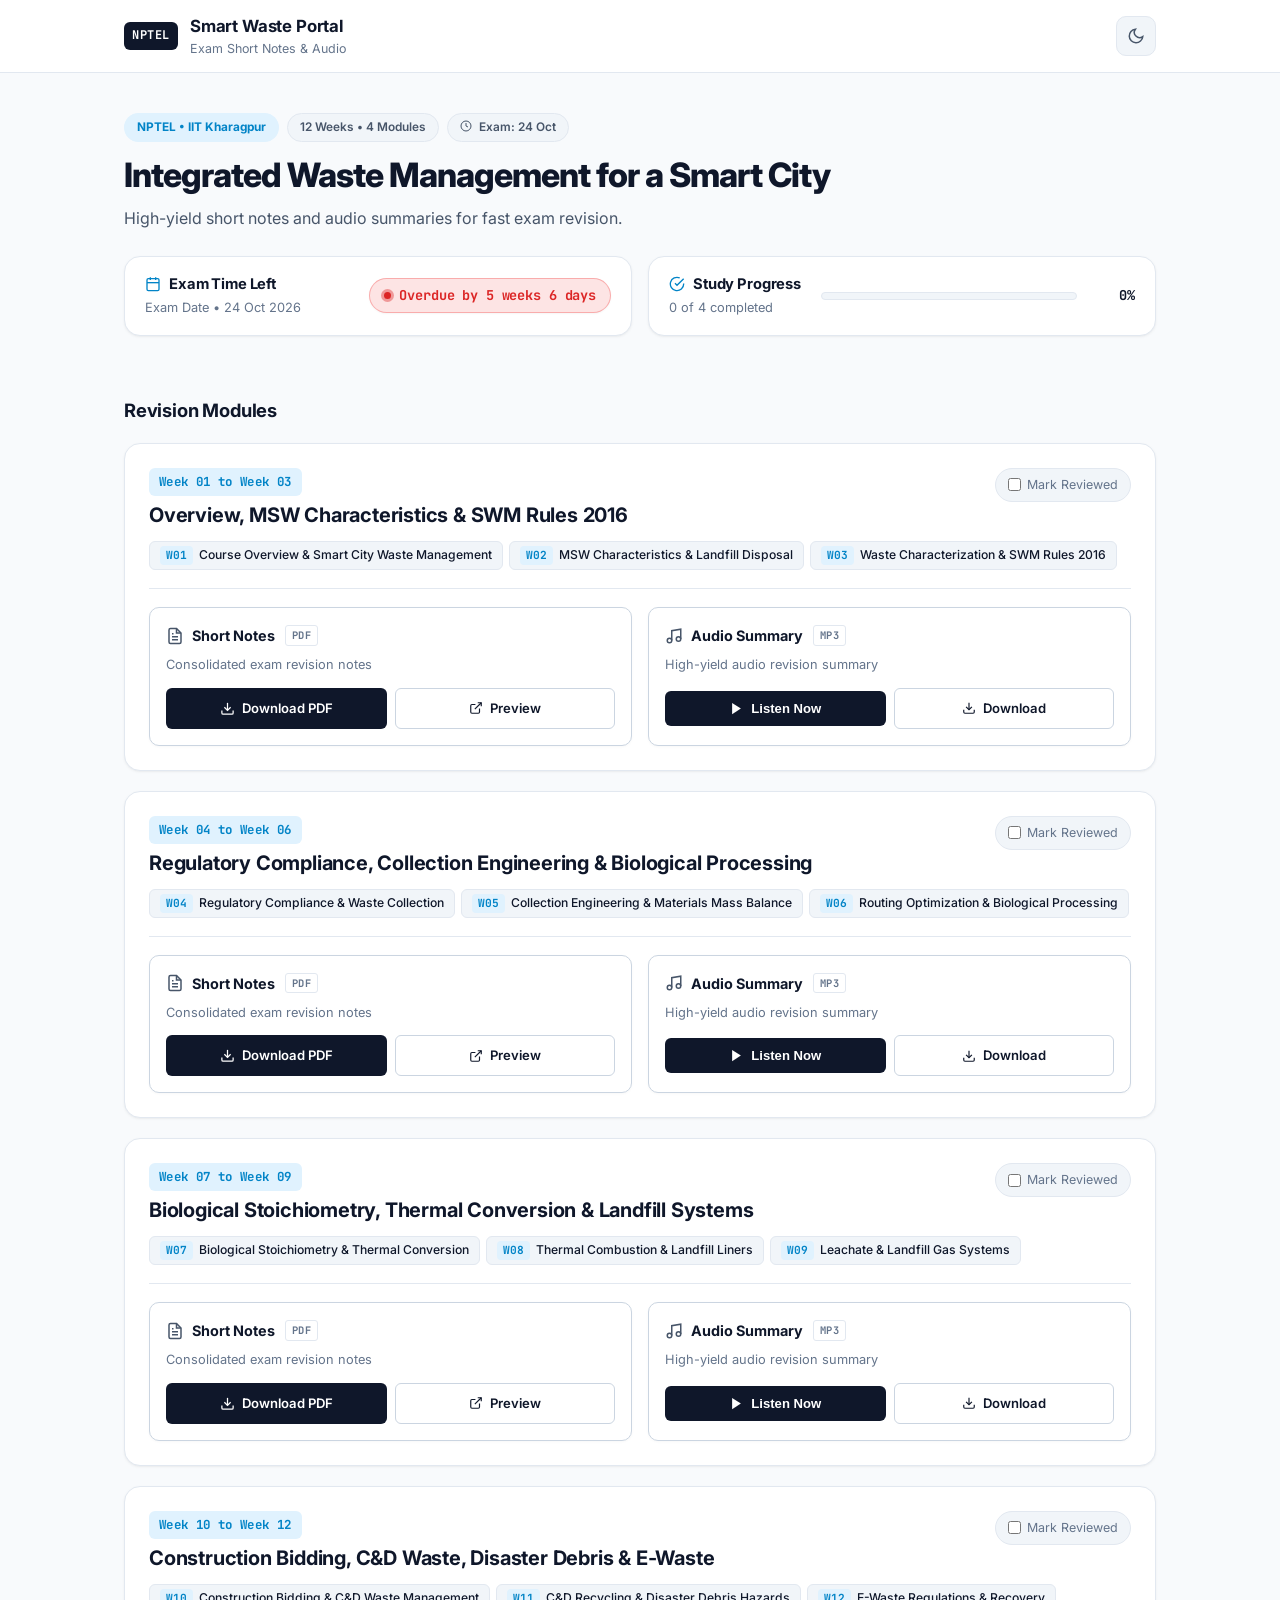
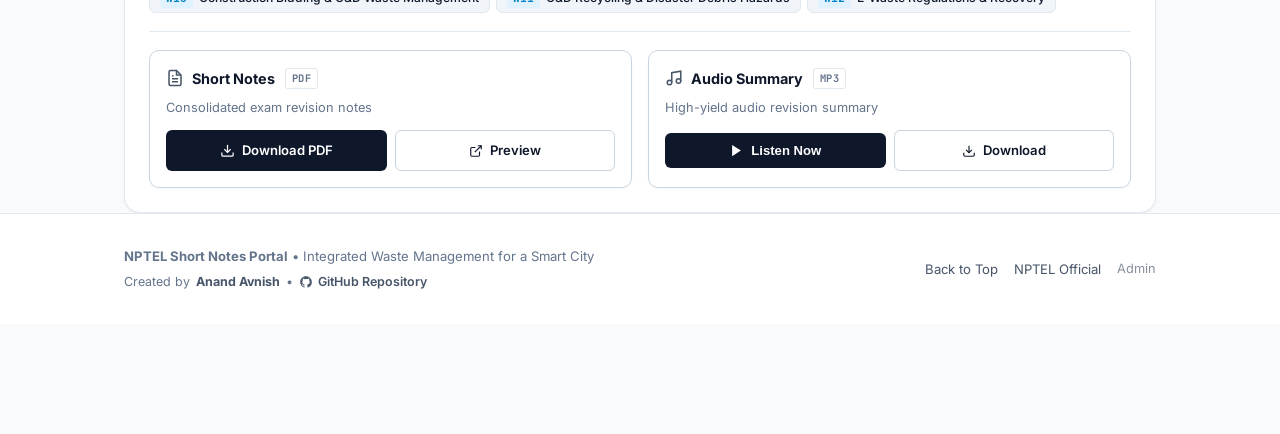
<file: index.html>
<!DOCTYPE html>
<html lang="en" data-theme="light">
<head>
  <meta charset="UTF-8">
  <meta name="viewport" content="width=device-width, initial-scale=1.0">
  <title>Integrated Waste Management for a Smart City | NPTEL Short Notes & Audio</title>
  <meta name="description" content="NPTEL Course revision portal with downloadable PDF short notes and high-yield audio summaries for Integrated Waste Management for a Smart City (Weeks 01 to 12).">
  
  <!-- Modern Clean Typography -->
  <link rel="preconnect" href="https://fonts.googleapis.com">
  <link rel="preconnect" href="https://fonts.gstatic.com" crossorigin>
  <link href="https://fonts.googleapis.com/css2?family=Inter:wght@400;500;600;700;800&family=JetBrains+Mono:wght@400;500;600;700&display=swap" rel="stylesheet">
  
  <!-- Application Stylesheet -->
  <link rel="stylesheet" href="css/style.css?v=2.5">
  <link rel="icon" href="data:image/svg+xml,<svg xmlns='http://www.w3.org/2000/svg' viewBox='0 0 100 100'><text y='.9em' font-size='90'>♻️</text></svg>">
</head>
<body>

  <!-- Site Header -->
  <header class="site-header">
    <div class="container header-inner">
      <a href="#" class="brand-wrapper">
        <span class="brand-badge">NPTEL</span>
        <div class="brand-text">
          <h1 class="brand-title">Smart Waste Portal</h1>
          <p class="brand-subtitle">Exam Short Notes & Audio</p>
        </div>
      </a>

      <div class="header-actions">
        <!-- Theme Toggle -->
        <button id="theme-toggle-btn" class="btn-icon" aria-label="Toggle Dark/Light Mode" title="Toggle Theme">
          <svg id="theme-icon-dark" width="18" height="18" viewBox="0 0 24 24" fill="none" stroke="currentColor" stroke-width="2">
            <path d="M21 12.79A9 9 0 1 1 11.21 3 7 7 0 0 0 21 12.79z"></path>
          </svg>
          <svg id="theme-icon-light" width="18" height="18" viewBox="0 0 24 24" fill="none" stroke="currentColor" stroke-width="2" style="display: none;">
            <circle cx="12" cy="12" r="5"></circle>
            <line x1="12" y1="12" x2="12" y2="3"></line>
            <line x1="12" y1="21" x2="12" y2="23"></line>
            <line x1="4.22" y1="4.22" x2="5.64" y2="5.64"></line>
            <line x1="18.36" y1="18.36" x2="19.78" y2="19.78"></line>
            <line x1="1" y1="12" x2="3" y2="12"></line>
            <line x1="21" y1="12" x2="23" y2="12"></line>
            <line x1="4.22" y1="19.78" x2="5.64" y2="18.36"></line>
            <line x1="18.36" y1="5.64" x2="19.78" y2="4.22"></line>
          </svg>
        </button>
      </div>
    </div>
  </header>

  <!-- Main Content Container -->
  <main class="container">
    <!-- Course Hero Section -->
    <section class="course-hero">
      <div class="course-meta-tags">
        <span class="pill-tag accent" id="course-code">NPTEL &bull; IIT Kharagpur</span>
        <span class="pill-tag">12 Weeks &bull; 4 Modules</span>
        <span class="pill-tag" id="exam-pill-tag">
          <svg width="12" height="12" viewBox="0 0 24 24" fill="none" stroke="currentColor" stroke-width="2" style="margin-right: 4px; vertical-align: -1px;">
            <circle cx="12" cy="12" r="10"></circle>
            <polyline points="12 6 12 12 16 14"></polyline>
          </svg>
          Exam: 24 Oct
        </span>
      </div>

      <h1 class="hero-title" id="course-title">Integrated Waste Management for a Smart City</h1>
      <p class="hero-description" id="course-description">
        High-yield short notes and audio summaries for fast exam revision.
      </p>

      <!-- Top Trackers Grid: Exam Countdown & Study Progress -->
      <div class="hero-trackers-grid">
        <!-- Exam Countdown Status Card -->
        <div class="study-tracker-card exam-tracker-card">
          <div class="tracker-info">
            <div class="tracker-header-title">
              <svg class="tracker-title-icon" width="16" height="16" viewBox="0 0 24 24" fill="none" stroke="currentColor" stroke-width="2">
                <rect x="3" y="4" width="18" height="18" rx="2" ry="2"></rect>
                <line x1="16" y1="2" x2="16" y2="6"></line>
                <line x1="8" y1="2" x2="8" y2="6"></line>
                <line x1="3" y1="10" x2="21" y2="10"></line>
              </svg>
              <h3>Exam Time Left</h3>
            </div>
            <p id="exam-date-label">Exam Date &bull; 24 Oct 2026</p>
          </div>
          <div class="countdown-badge-wrap">
            <div id="exam-countdown-badge" class="exam-time-badge" title="Target Exam: 24 October 2026">
              <span class="countdown-pulse-dot" aria-hidden="true"></span>
              <span id="exam-time-left" class="countdown-value">Calculating...</span>
            </div>
          </div>
        </div>

        <!-- Study Completion Tracker -->
        <div class="study-tracker-card">
          <div class="tracker-info">
            <div class="tracker-header-title">
              <svg class="tracker-title-icon" width="16" height="16" viewBox="0 0 24 24" fill="none" stroke="currentColor" stroke-width="2">
                <path d="M22 11.08V12a10 10 0 1 1-5.93-9.14"></path>
                <polyline points="22 4 12 14.01 9 11.01"></polyline>
              </svg>
              <h3>Study Progress</h3>
            </div>
            <p id="tracker-count">0 of 4 completed</p>
          </div>
          <div class="tracker-progress-wrap">
            <div class="progress-bar-track">
              <div id="tracker-fill" class="progress-bar-fill"></div>
            </div>
            <span id="tracker-percent" class="tracker-percent">0%</span>
          </div>
        </div>
      </div>
    </section>

    <!-- Modules Section -->
    <section>
      <div class="section-heading-bar">
        <h2 class="section-title">Revision Modules</h2>
      </div>

      <!-- Modules List dynamically rendered via app.js -->
      <div id="modules-container" class="modules-list">
        <!-- Rendered by js/app.js -->
      </div>
    </section>
  </main>

  <!-- Site Footer -->
  <footer class="site-footer">
    <div class="container footer-inner">
      <div class="footer-brand-col">
        <p><strong>NPTEL Short Notes Portal</strong> &bull; Integrated Waste Management for a Smart City</p>
        <p class="footer-author">
          Created by <a href="https://github.com/Anandavnish" target="_blank" rel="noopener noreferrer"><strong>Anand Avnish</strong></a> &bull;
          <a href="https://github.com/Anandavnish/nptel-smart-waste-portal" target="_blank" rel="noopener noreferrer" class="footer-repo-link">
            <svg width="14" height="14" viewBox="0 0 24 24" fill="currentColor">
              <path fill-rule="evenodd" clip-rule="evenodd" d="M12 2C6.477 2 2 6.484 2 12.017c0 4.425 2.865 8.18 6.839 9.504.5.092.682-.217.682-.483 0-.237-.008-.868-.013-1.703-2.782.605-3.369-1.343-3.369-1.343-.454-1.158-1.11-1.466-1.11-1.466-.908-.62.069-.608.069-.608 1.003.07 1.53 1.032 1.53 1.032.892 1.53 2.341 1.088 2.91.832.092-.647.35-1.088.636-1.338-2.22-.253-4.555-1.113-4.555-4.951 0-1.093.39-1.988 1.029-2.688-.103-.253-.446-1.272.098-2.65 0 0 .84-.27 2.75 1.026A9.564 9.564 0 0112 6.844c.85.004 1.705.115 2.504.337 1.909-1.296 2.747-1.027 2.747-1.027.546 1.379.202 2.398.1 2.651.64.7 1.028 1.595 1.028 2.688 0 3.848-2.339 4.695-4.566 4.943.359.309.678.92.678 1.855 0 1.338-.012 2.419-.012 2.747 0 .268.18.58.688.482A10.019 10.019 0 0022 12.017C22 6.484 17.522 2 12 2z"></path>
            </svg>
            <span>GitHub Repository</span>
          </a>
        </p>
      </div>
      <div class="footer-links">
        <a href="#course-title">Back to Top</a>
        <a href="https://nptel.ac.in/" target="_blank" rel="noopener noreferrer">NPTEL Official</a>
        <a href="admin.html" class="footer-admin-link" title="Course Maintainer Portal">Admin</a>
      </div>
    </div>
  </footer>

  <!-- Fixed Bottom Audio Player Bar -->
  <div id="audio-player-bar" class="audio-player-bar">
    <div class="audio-player-inner">
      <!-- Track Meta -->
      <div class="player-track-info">
        <div id="player-track-week" class="player-track-week">Week 01 to Week 03</div>
        <div id="player-track-title" class="player-track-title">Municipal Solid Waste Fundamentals</div>
      </div>

      <!-- Central Controls: Native HTML5 Audio -->
      <div id="player-html5-controls" class="player-center-controls">
        <div class="player-btn-row">
          <button id="player-play-btn" class="player-play-btn" onclick="togglePlayPause()" aria-label="Play/Pause">
            <svg id="player-play-icon" width="16" height="16" viewBox="0 0 24 24" fill="currentColor">
              <polygon points="5 3 19 12 5 21 5 3"></polygon>
            </svg>
            <svg id="player-pause-icon" width="16" height="16" viewBox="0 0 24 24" fill="currentColor" style="display: none;">
              <rect x="6" y="4" width="4" height="16"></rect>
              <rect x="14" y="4" width="4" height="16"></rect>
            </svg>
            <div id="player-loading-spinner" class="player-loading-spinner" style="display: none;"></div>
          </button>
        </div>

        <div class="player-scrub-row">
          <span id="player-time-current" class="player-time">00:00</span>
          <input type="range" id="player-scrub" class="player-scrub-slider" min="0" max="100" value="0" step="0.1">
          <span id="player-time-total" class="player-time">--:--</span>
        </div>
      </div>

      <!-- Embedded Drive Player Container (Seamless In-Browser Fallback) -->
      <div id="player-embed-container" class="player-embed-container" style="display: none;">
        <iframe id="player-embed-frame" class="player-embed-frame" src="" allow="autoplay" frameborder="0"></iframe>
      </div>

      <!-- Right Controls: Speed Selector, Drive Source & Dismiss -->
      <div class="player-right-controls">
        <div id="player-speed-group" class="speed-selector-group">
          <button class="speed-btn" data-speed="0.75" onclick="setPlaybackSpeed(0.75)">0.75x</button>
          <button class="speed-btn active" data-speed="1.0" onclick="setPlaybackSpeed(1.0)">1x</button>
          <button class="speed-btn" data-speed="1.25" onclick="setPlaybackSpeed(1.25)">1.25x</button>
          <button class="speed-btn" data-speed="1.5" onclick="setPlaybackSpeed(1.5)">1.5x</button>
          <button class="speed-btn" data-speed="2.0" onclick="setPlaybackSpeed(2.0)">2x</button>
        </div>

        <a id="player-drive-link" href="#" target="_blank" rel="noopener noreferrer" class="btn-player-link" title="Open source in Google Drive" style="display: none;">
          <svg width="14" height="14" viewBox="0 0 24 24" fill="none" stroke="currentColor" stroke-width="2">
            <path d="M18 13v6a2 2 0 0 1-2 2H5a2 2 0 0 1-2-2V8a2 2 0 0 1 2-2h6"></path>
            <polyline points="15 3 21 3 21 9"></polyline>
            <line x1="10" y1="14" x2="21" y2="3"></line>
          </svg>
          <span>Drive</span>
        </a>

        <button class="btn-close-player" onclick="closeAudioPlayer()" aria-label="Close Audio Player" title="Close player">
          <svg width="18" height="18" viewBox="0 0 24 24" fill="none" stroke="currentColor" stroke-width="2">
            <line x1="18" y1="6" x2="6" y2="18"></line>
            <line x1="6" y1="6" x2="18" y2="18"></line>
          </svg>
        </button>
      </div>
    </div>
  </div>

  <!-- Scripts with Cache-Busting -->
  <script src="data/default-content.js?v=2.6"></script>
  <script src="js/app.js?v=2.6"></script>
</body>
</html>
</file>
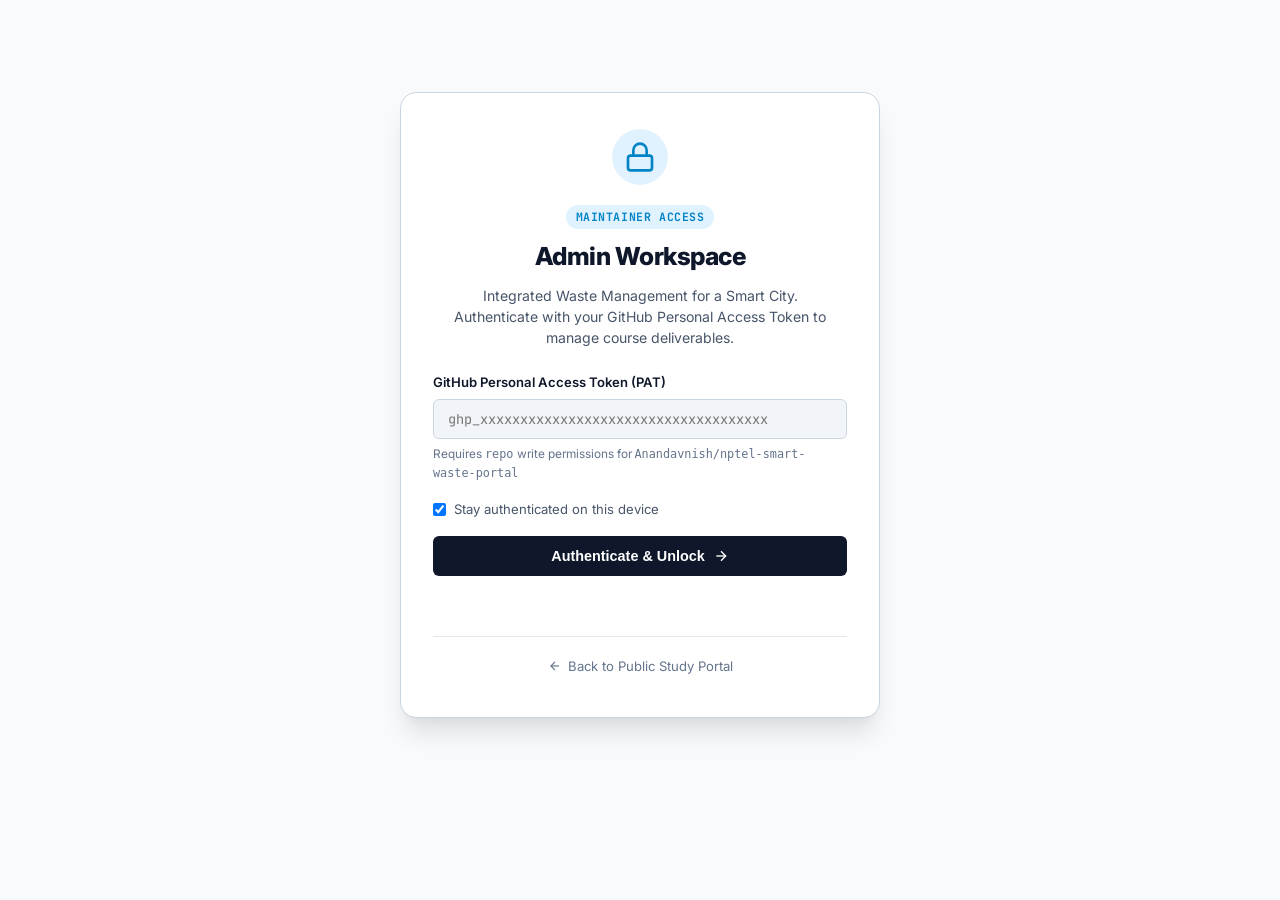
<file: admin.html>
<!DOCTYPE html>
<html lang="en" data-theme="light">
<head>
  <meta charset="UTF-8">
  <meta name="viewport" content="width=device-width, initial-scale=1.0">
  <title>Admin Workspace | NPTEL Smart Waste Portal</title>
  <meta name="robots" content="noindex, nofollow">
  
  <!-- Modern Clean Typography -->
  <link rel="preconnect" href="https://fonts.googleapis.com">
  <link rel="preconnect" href="https://fonts.gstatic.com" crossorigin>
  <link href="https://fonts.googleapis.com/css2?family=Inter:wght@400;500;600;700;800&family=JetBrains+Mono:wght@400;500;600;700&display=swap" rel="stylesheet">
  
  <!-- Stylesheets -->
  <link rel="stylesheet" href="css/style.css?v=2.4">
  <link rel="icon" href="data:image/svg+xml,<svg xmlns='http://www.w3.org/2000/svg' viewBox='0 0 100 100'><text y='.9em' font-size='90'>🔐</text></svg>">
</head>
<body class="admin-page-body">

  <!-- ================= Screen 1: Secure Lock Screen ================= -->
  <div id="admin-lock-screen" class="admin-auth-container">
    <div class="admin-auth-card">
      <div class="auth-icon-wrap">
        <svg width="32" height="32" viewBox="0 0 24 24" fill="none" stroke="currentColor" stroke-width="2">
          <rect x="3" y="11" width="18" height="11" rx="2" ry="2"></rect>
          <path d="M7 11V7a5 5 0 0 1 10 0v4"></path>
        </svg>
      </div>

      <div class="auth-header">
        <span class="auth-pill">Maintainer Access</span>
        <h1 class="auth-title">Admin Workspace</h1>
        <p class="auth-desc">
          Integrated Waste Management for a Smart City.<br>
          Authenticate with your GitHub Personal Access Token to manage course deliverables.
        </p>
      </div>

      <form id="auth-form" onsubmit="handleAuthSubmit(event)" class="auth-form">
        <div class="auth-field">
          <label for="input-pat" class="auth-label">GitHub Personal Access Token (PAT)</label>
          <input 
            type="password" 
            id="input-pat" 
            class="auth-input" 
            placeholder="ghp_xxxxxxxxxxxxxxxxxxxxxxxxxxxxxxxxxxxx" 
            autocomplete="current-password"
            required
          >
          <span class="auth-hint">Requires <code>repo</code> write permissions for <code>Anandavnish/nptel-smart-waste-portal</code></span>
        </div>

        <div class="auth-remember-row">
          <label class="auth-checkbox-label">
            <input type="checkbox" id="auth-remember" checked>
            <span>Stay authenticated on this device</span>
          </label>
        </div>

        <button type="submit" id="btn-authenticate" class="btn-deliverable btn-primary-action auth-submit-btn">
          <span>Authenticate & Unlock</span>
          <svg width="16" height="16" viewBox="0 0 24 24" fill="none" stroke="currentColor" stroke-width="2">
            <line x1="5" y1="12" x2="19" y2="12"></line>
            <polyline points="12 5 19 12 12 19"></polyline>
          </svg>
        </button>

        <div id="auth-status-msg" class="auth-status-msg"></div>
      </form>

      <div class="auth-footer-nav">
        <a href="index.html" class="auth-back-link">
          <svg width="14" height="14" viewBox="0 0 24 24" fill="none" stroke="currentColor" stroke-width="2">
            <line x1="19" y1="12" x2="5" y2="12"></line>
            <polyline points="12 19 5 12 12 5"></polyline>
          </svg>
          Back to Public Study Portal
        </a>
      </div>
    </div>
  </div>

  <!-- ================= Screen 2: Unlocked Admin Dashboard ================= -->
  <div id="admin-dashboard-screen" class="admin-dashboard-wrap" style="display: none;">
    <!-- Top Nav Header -->
    <header class="admin-top-nav">
      <div class="container admin-nav-inner">
        <div class="admin-nav-brand">
          <span class="brand-badge">ADMIN</span>
          <div>
            <h2 class="admin-nav-title">Deliverables Manager</h2>
            <span class="admin-nav-subtitle">Anandavnish/nptel-smart-waste-portal &bull; main</span>
          </div>
        </div>

        <div class="admin-nav-actions">
          <a href="index.html" target="_blank" class="admin-nav-link" title="Open public student portal">
            <span>View Public Portal</span>
            <svg width="14" height="14" viewBox="0 0 24 24" fill="none" stroke="currentColor" stroke-width="2">
              <path d="M18 13v6a2 2 0 0 1-2 2H5a2 2 0 0 1-2-2V8a2 2 0 0 1 2-2h6"></path>
              <polyline points="15 3 21 3 21 9"></polyline>
              <line x1="10" y1="14" x2="21" y2="3"></line>
            </svg>
          </a>

          <button id="theme-toggle-admin-btn" class="btn-icon" aria-label="Toggle Theme" title="Toggle Theme" onclick="toggleAdminTheme()">
            <svg id="admin-theme-icon-dark" width="16" height="16" viewBox="0 0 24 24" fill="none" stroke="currentColor" stroke-width="2">
              <path d="M21 12.79A9 9 0 1 1 11.21 3 7 7 0 0 0 21 12.79z"></path>
            </svg>
            <svg id="admin-theme-icon-light" width="16" height="16" viewBox="0 0 24 24" fill="none" stroke="currentColor" stroke-width="2" style="display: none;">
              <circle cx="12" cy="12" r="5"></circle>
              <line x1="12" y1="1" x2="12" y2="3"></line>
              <line x1="12" y1="21" x2="12" y2="23"></line>
            </svg>
          </button>

          <button onclick="handleLogout()" class="btn-logout" title="Log out and lock workspace">
            <svg width="14" height="14" viewBox="0 0 24 24" fill="none" stroke="currentColor" stroke-width="2">
              <path d="M9 21H5a2 2 0 0 1-2-2V5a2 2 0 0 1 2-2h4"></path>
              <polyline points="16 17 21 12 16 7"></polyline>
              <line x1="21" y1="12" x2="9" y2="12"></line>
            </svg>
            <span>Log Out</span>
          </button>
        </div>
      </div>
    </header>

    <!-- Main Workspace Container -->
    <main class="container admin-main-content">
      <!-- Status & Stats Bar -->
      <section class="admin-stats-card">
        <div class="stats-overview">
          <div class="stat-item">
            <span class="stat-label">Total Modules</span>
            <span class="stat-val" id="stat-modules-count">4 Modules</span>
          </div>
          <div class="stat-item">
            <span class="stat-label">PDF Notes Status</span>
            <span class="stat-val ready" id="stat-pdf-ready">0 / 4 Ready</span>
          </div>
          <div class="stat-item">
            <span class="stat-label">Audio Summaries</span>
            <span class="stat-val" id="stat-audio-ready">0 / 4 Ready</span>
          </div>
          <div class="stat-item">
            <span class="stat-label">GitHub Integration</span>
            <span class="stat-val ready">Direct API &bull; Active</span>
          </div>
        </div>

        <div class="admin-quick-tip">
          <svg width="16" height="16" viewBox="0 0 24 24" fill="none" stroke="currentColor" stroke-width="2">
            <circle cx="12" cy="12" r="10"></circle>
            <line x1="12" y1="16" x2="12" y2="12"></line>
            <line x1="12" y1="8" x2="12.01" y2="8"></line>
          </svg>
          <span><strong>Quick Tip:</strong> Paste Google Drive shareable links below. File IDs and statuses are auto-detected. Click <strong>Test / Preview</strong> to check access before publishing.</span>
        </div>
      </section>

      <!-- Modules Editor List -->
      <section>
        <div class="admin-section-header">
          <h3 class="admin-section-title">Course Modules Deliverables</h3>
          <span class="admin-section-tag">Direct commit to <code>data/content.json</code></span>
        </div>

        <div id="admin-modules-container" class="admin-cards-list">
          <!-- Dynamically populated by js/admin-page.js -->
        </div>
      </section>
    </main>

    <!-- Sticky Bottom Publishing Bar -->
    <div class="admin-bottom-bar">
      <div class="container admin-bottom-inner">
        <div id="publish-status-msg" class="publish-status-msg"></div>

        <div class="admin-bottom-actions">
          <button type="button" onclick="exportBackupJson()" class="btn-deliverable btn-secondary-action">
            <svg width="15" height="15" viewBox="0 0 24 24" fill="none" stroke="currentColor" stroke-width="2">
              <path d="M21 15v4a2 2 0 0 1-2 2H5a2 2 0 0 1-2-2v-4"></path>
              <polyline points="7 10 12 15 17 10"></polyline>
              <line x1="12" y1="15" x2="12" y2="3"></line>
            </svg>
            Export Backup JSON
          </button>

          <button type="button" id="btn-save-publish" onclick="saveAndPublishToGitHub()" class="btn-deliverable btn-primary-action btn-publish">
            <svg width="15" height="15" viewBox="0 0 24 24" fill="none" stroke="currentColor" stroke-width="2">
              <polyline points="20 6 9 17 4 12"></polyline>
            </svg>
            Publish Changes to GitHub
          </button>
        </div>
      </div>
    </div>
  </div>

  <!-- Scripts -->
  <script src="data/default-content.js?v=2.6"></script>
  <script src="js/admin-page.js?v=2.6"></script>
</body>
</html>
</file>
<file: css/style.css>
/* ===================================================================
   NPTEL Academic Portal - Clean Minimalist Academic Design System
   Course: Integrated Waste Management for a Smart City
   =================================================================== */

:root {
  --font-sans: 'Inter', -apple-system, BlinkMacSystemFont, "Segoe UI", Roboto, sans-serif;
  --font-mono: 'JetBrains Mono', monospace;

  /* Light Theme (Clean Academic Slate) */
  --bg-primary: #F8FAFC;
  --bg-surface: #FFFFFF;
  --bg-surface-subtle: #F1F5F9;
  --bg-surface-elevated: #FFFFFF;
  --border-light: #E2E8F0;
  --border-medium: #CBD5E1;
  --border-strong: #94A3B8;

  --text-primary: #0F172A;
  --text-secondary: #475569;
  --text-muted: #64748B;
  --text-inverse: #FFFFFF;

  --accent-primary: #1E293B;
  --accent-hover: #334155;
  --accent-brand: #0284C7;
  --accent-brand-subtle: #E0F2FE;

  --status-ready-bg: #ECFDF5;
  --status-ready-text: #065F46;
  --status-ready-border: #A7F3D0;
  --status-ready-dot: #10B981;

  --status-progress-bg: #FEF3C7;
  --status-progress-text: #92400E;
  --status-progress-border: #FDE68A;
  --status-progress-dot: #F59E0B;

  --card-shadow: 0 1px 3px 0 rgba(0, 0, 0, 0.05), 0 1px 2px -1px rgba(0, 0, 0, 0.05);
  --card-shadow-hover: 0 10px 15px -3px rgba(0, 0, 0, 0.08), 0 4px 6px -4px rgba(0, 0, 0, 0.05);
  --modal-backdrop: rgba(15, 23, 42, 0.6);

  --radius-sm: 6px;
  --radius-md: 10px;
  --radius-lg: 16px;
  --radius-full: 9999px;

  --transition-fast: 150ms cubic-bezier(0.4, 0, 0.2, 1);
  --transition-normal: 250ms cubic-bezier(0.4, 0, 0.2, 1);
}

[data-theme="dark"] {
  --bg-primary: #090D16;
  --bg-surface: #111827;
  --bg-surface-subtle: #1E293B;
  --bg-surface-elevated: #162032;
  --border-light: #1F2937;
  --border-medium: #374151;
  --border-strong: #4B5563;

  --text-primary: #F9FAFB;
  --text-secondary: #9CA3AF;
  --text-muted: #6B7280;
  --text-inverse: #0F172A;

  --accent-primary: #F3F4F6;
  --accent-hover: #E5E7EB;
  --accent-brand: #38BDF8;
  --accent-brand-subtle: #0C4A6E;

  --status-ready-bg: rgba(6, 95, 70, 0.25);
  --status-ready-text: #6EE7B7;
  --status-ready-border: rgba(16, 185, 129, 0.3);
  --status-ready-dot: #34D399;

  --status-progress-bg: rgba(146, 64, 14, 0.25);
  --status-progress-text: #FCD34D;
  --status-progress-border: rgba(245, 158, 11, 0.3);
  --status-progress-dot: #FBBF24;

  --card-shadow: 0 4px 6px -1px rgba(0, 0, 0, 0.4);
  --card-shadow-hover: 0 20px 25px -5px rgba(0, 0, 0, 0.5);
  --modal-backdrop: rgba(0, 0, 0, 0.75);
}

*, *::before, *::after {
  box-sizing: border-box;
  margin: 0;
  padding: 0;
}

body {
  font-family: var(--font-sans);
  background-color: var(--bg-primary);
  color: var(--text-primary);
  line-height: 1.6;
  min-height: 100vh;
  display: flex;
  flex-direction: column;
  transition: background-color var(--transition-normal), color var(--transition-normal);
  padding-bottom: 110px; /* Space for bottom audio player */
}

/* ================= Container ================= */
.container {
  width: 100%;
  max-width: 1080px;
  margin: 0 auto;
  padding: 0 24px;
}

/* ================= Header ================= */
.site-header {
  background-color: var(--bg-surface);
  border-bottom: 1px solid var(--border-light);
  position: sticky;
  top: 0;
  z-index: 40;
  backdrop-filter: blur(8px);
}

.header-inner {
  display: flex;
  align-items: center;
  justify-content: space-between;
  height: 72px;
}

.brand-wrapper {
  display: flex;
  align-items: center;
  gap: 12px;
  text-decoration: none;
  color: inherit;
}

.brand-badge {
  background: var(--text-primary);
  color: var(--bg-surface);
  font-family: var(--font-mono);
  font-size: 0.75rem;
  font-weight: 700;
  padding: 4px 8px;
  border-radius: var(--radius-sm);
  letter-spacing: 0.05em;
}

.brand-title {
  font-size: 1.05rem;
  font-weight: 700;
  letter-spacing: -0.01em;
}

.brand-subtitle {
  font-size: 0.78rem;
  color: var(--text-muted);
}

.header-actions {
  display: flex;
  align-items: center;
  gap: 10px;
}

.btn-icon {
  background: var(--bg-surface-subtle);
  border: 1px solid var(--border-light);
  color: var(--text-secondary);
  width: 40px;
  height: 40px;
  border-radius: var(--radius-md);
  display: inline-flex;
  align-items: center;
  justify-content: center;
  cursor: pointer;
  transition: all var(--transition-fast);
}

.btn-icon:hover {
  background: var(--border-light);
  color: var(--text-primary);
}

.btn-admin {
  display: inline-flex;
  align-items: center;
  gap: 6px;
  font-size: 0.82rem;
  font-weight: 600;
  padding: 8px 14px;
  border-radius: var(--radius-md);
  border: 1px solid var(--border-medium);
  background: var(--bg-surface);
  color: var(--text-primary);
  cursor: pointer;
  transition: all var(--transition-fast);
}

.btn-admin:hover {
  background: var(--bg-surface-subtle);
  border-color: var(--text-secondary);
}

/* ================= Hero / Course Banner ================= */
.course-hero {
  padding: 40px 0 28px;
}

.course-meta-tags {
  display: flex;
  align-items: center;
  flex-wrap: wrap;
  gap: 8px;
  margin-bottom: 12px;
}

.pill-tag {
  font-family: var(--font-sans);
  font-size: 0.74rem;
  font-weight: 600;
  padding: 4px 12px;
  border-radius: var(--radius-full);
  background: var(--bg-surface-subtle);
  border: 1px solid var(--border-light);
  color: var(--text-secondary);
  white-space: nowrap;
}

.pill-tag.accent {
  background: var(--accent-brand-subtle);
  color: var(--accent-brand);
  border-color: transparent;
  font-weight: 700;
}

.hero-title {
  font-size: 2.1rem;
  font-weight: 800;
  letter-spacing: -0.03em;
  line-height: 1.25;
  margin-bottom: 10px;
}

.hero-description {
  font-size: 1rem;
  color: var(--text-secondary);
  max-width: 760px;
  margin-bottom: 24px;
}

/* ================= Hero Trackers Grid & Cards ================= */
.hero-trackers-grid {
  display: grid;
  grid-template-columns: repeat(2, 1fr);
  gap: 16px;
  margin-bottom: 32px;
}

.hero-trackers-grid .study-tracker-card {
  margin-bottom: 0;
  height: 100%;
}

.study-tracker-card {
  background: var(--bg-surface);
  border: 1px solid var(--border-light);
  border-radius: var(--radius-lg);
  padding: 16px 20px;
  box-shadow: var(--card-shadow);
  display: flex;
  align-items: center;
  justify-content: space-between;
  gap: 20px;
  margin-bottom: 32px;
  transition: transform var(--transition-fast), box-shadow var(--transition-fast), border-color var(--transition-fast);
}

.tracker-header-title {
  display: flex;
  align-items: center;
  gap: 8px;
  margin-bottom: 2px;
}

.tracker-title-icon {
  color: var(--accent-brand);
  flex-shrink: 0;
}

.tracker-info h3 {
  font-size: 0.92rem;
  font-weight: 700;
  letter-spacing: -0.01em;
}

.tracker-info p {
  font-size: 0.8rem;
  color: var(--text-muted);
}

.tracker-progress-wrap {
  display: flex;
  align-items: center;
  gap: 14px;
  flex: 1;
  max-width: 320px;
}

.progress-bar-track {
  width: 100%;
  height: 8px;
  background: var(--bg-surface-subtle);
  border-radius: var(--radius-full);
  overflow: hidden;
  border: 1px solid var(--border-light);
}

.progress-bar-fill {
  height: 100%;
  width: 0%;
  background: var(--text-primary);
  border-radius: var(--radius-full);
  transition: width 0.4s ease;
}

.tracker-percent {
  font-family: var(--font-mono);
  font-size: 0.85rem;
  font-weight: 700;
  min-width: 44px;
  text-align: right;
}

/* Exam Countdown Badge (Smart Formatted matching ProgressShelf) */
.countdown-badge-wrap {
  display: flex;
  align-items: center;
  justify-content: flex-end;
}

.exam-time-badge {
  display: inline-flex;
  align-items: center;
  gap: 8px;
  padding: 6px 14px;
  border-radius: var(--radius-full);
  font-family: var(--font-mono);
  font-size: 0.85rem;
  font-weight: 700;
  background: var(--accent-brand-subtle);
  border: 1px solid rgba(2, 132, 199, 0.25);
  color: var(--accent-brand);
  letter-spacing: -0.01em;
  box-shadow: 0 1px 2px rgba(0, 0, 0, 0.04);
  white-space: nowrap;
  transition: all var(--transition-fast);
}

[data-theme="dark"] .exam-time-badge {
  background: rgba(56, 189, 248, 0.12);
  border-color: rgba(56, 189, 248, 0.3);
  color: var(--accent-brand);
}

.countdown-pulse-dot {
  width: 7px;
  height: 7px;
  border-radius: 50%;
  background-color: currentColor;
  position: relative;
  flex-shrink: 0;
}

.countdown-pulse-dot::after {
  content: '';
  position: absolute;
  top: -3px;
  left: -3px;
  right: -3px;
  bottom: -3px;
  border-radius: 50%;
  background-color: currentColor;
  opacity: 0.4;
  animation: countdown-dot-pulse 2s cubic-bezier(0.4, 0, 0.6, 1) infinite;
}

@keyframes countdown-dot-pulse {
  0% { transform: scale(0.9); opacity: 0.7; }
  50% { transform: scale(1.8); opacity: 0; }
  100% { transform: scale(0.9); opacity: 0; }
}

/* Urgent state: < 48 hours remaining */
.exam-time-badge.urgent {
  background: var(--status-progress-bg);
  border-color: var(--status-progress-border);
  color: var(--status-progress-text);
}

/* Overdue state: Passed deadline */
.exam-time-badge.overdue {
  background: rgba(239, 68, 68, 0.14);
  border-color: rgba(239, 68, 68, 0.35);
  color: #DC2626;
  animation: deadline-overdue-pulse 1.8s ease-in-out infinite;
}

[data-theme="dark"] .exam-time-badge.overdue {
  color: #F87171;
  background: rgba(239, 68, 68, 0.2);
  border-color: rgba(239, 68, 68, 0.4);
}

@keyframes deadline-overdue-pulse {
  0%, 100% { opacity: 1; }
  50% { opacity: 0.65; }
}

/* ================= Modules Grid ================= */
.section-heading-bar {
  display: flex;
  align-items: center;
  justify-content: space-between;
  margin-bottom: 18px;
}

.section-title {
  font-size: 1.15rem;
  font-weight: 700;
  letter-spacing: -0.01em;
}

.modules-list {
  display: flex;
  flex-direction: column;
  gap: 20px;
}

/* ================= Module Card ================= */
.module-card {
  background: var(--bg-surface);
  border: 1px solid var(--border-light);
  border-radius: var(--radius-lg);
  padding: 24px;
  box-shadow: var(--card-shadow);
  transition: box-shadow var(--transition-normal), border-color var(--transition-normal);
}

.module-card:hover {
  border-color: var(--border-medium);
  box-shadow: var(--card-shadow-hover);
}

.module-card.completed {
  border-left: 4px solid var(--status-ready-dot);
}

.module-card-header {
  display: flex;
  align-items: flex-start;
  justify-content: space-between;
  gap: 16px;
  margin-bottom: 12px;
}

.module-week-badge {
  font-family: var(--font-mono);
  font-size: 0.78rem;
  font-weight: 700;
  letter-spacing: 0.03em;
  color: var(--accent-brand);
  background: var(--accent-brand-subtle);
  padding: 4px 10px;
  border-radius: var(--radius-sm);
  display: inline-block;
  margin-bottom: 6px;
}

.module-title {
  font-size: 1.25rem;
  font-weight: 700;
  letter-spacing: -0.01em;
  line-height: 1.35;
}

.completion-toggle {
  display: inline-flex;
  align-items: center;
  gap: 6px;
  font-size: 0.78rem;
  color: var(--text-muted);
  cursor: pointer;
  user-select: none;
  background: var(--bg-surface-subtle);
  padding: 6px 12px;
  border-radius: var(--radius-full);
  border: 1px solid var(--border-light);
  transition: all var(--transition-fast);
}

.completion-toggle:hover {
  color: var(--text-primary);
  border-color: var(--border-medium);
}

.completion-toggle input[type="checkbox"] {
  accent-color: var(--status-ready-dot);
  cursor: pointer;
}

/* Covered Topics Strip */
.module-topics-row {
  display: flex;
  flex-wrap: wrap;
  gap: 6px;
  margin: 10px 0 16px;
}

.topic-pill {
  display: inline-flex;
  align-items: center;
  gap: 6px;
  background: var(--bg-surface-subtle);
  border: 1px solid var(--border-light);
  border-radius: var(--radius-sm);
  padding: 4px 10px;
  font-size: 0.76rem;
  line-height: 1.35;
  color: var(--text-secondary);
  transition: all var(--transition-fast);
}

.topic-pill:hover {
  border-color: var(--border-medium);
  background: var(--bg-surface);
}

.topic-pill .pill-week {
  font-family: var(--font-mono);
  font-size: 0.7rem;
  font-weight: 700;
  color: var(--accent-brand);
  background: var(--accent-brand-subtle);
  padding: 2px 6px;
  border-radius: 4px;
  white-space: nowrap;
  flex-shrink: 0;
}

.topic-pill .pill-topic {
  font-weight: 500;
  color: var(--text-primary);
}

.deliverable-format-badge {
  font-family: var(--font-mono);
  font-size: 0.65rem;
  font-weight: 700;
  color: var(--text-muted);
  background: var(--bg-surface);
  border: 1px solid var(--border-light);
  padding: 1px 6px;
  border-radius: 3px;
  letter-spacing: 0.04em;
  margin-left: 2px;
}

/* Deliverables Section (PDF & Audio) */
.deliverables-grid {
  display: grid;
  grid-template-columns: 1fr 1fr;
  gap: 16px;
  margin-top: 18px;
  padding-top: 18px;
  border-top: 1px solid var(--border-light);
}

.deliverable-box {
  background: var(--bg-surface-subtle);
  border: 1px solid var(--border-light);
  border-radius: var(--radius-md);
  padding: 16px;
  display: flex;
  flex-direction: column;
  justify-content: space-between;
  gap: 12px;
  transition: all var(--transition-fast);
}

.deliverable-box.ready {
  background: var(--bg-surface);
  border-color: var(--border-medium);
  box-shadow: 0 1px 3px rgba(0, 0, 0, 0.03);
}

.deliverable-header {
  display: flex;
  align-items: center;
  justify-content: space-between;
  gap: 8px;
}

.deliverable-type {
  display: flex;
  align-items: center;
  gap: 8px;
  font-weight: 700;
  font-size: 0.9rem;
  color: var(--text-primary);
}

.deliverable-desc {
  font-size: 0.8rem;
  color: var(--text-muted);
  margin-top: -4px;
}

.deliverable-placeholder {
  display: flex;
  align-items: center;
  justify-content: center;
  gap: 6px;
  padding: 10px 14px;
  background: var(--bg-surface-subtle);
  border: 1px dashed var(--border-medium);
  border-radius: var(--radius-sm);
  font-size: 0.8rem;
  font-weight: 500;
  color: var(--text-muted);
}

.type-icon {
  width: 18px;
  height: 18px;
  color: var(--text-secondary);
}

/* Status Badges */
.status-badge {
  display: inline-flex;
  align-items: center;
  gap: 6px;
  font-family: var(--font-mono);
  font-size: 0.72rem;
  font-weight: 600;
  padding: 3px 8px;
  border-radius: var(--radius-full);
  text-transform: uppercase;
  letter-spacing: 0.03em;
}

.status-badge.ready {
  background: var(--status-ready-bg);
  color: var(--status-ready-text);
  border: 1px solid var(--status-ready-border);
}

.status-badge.ready .status-dot {
  width: 6px;
  height: 6px;
  border-radius: 50%;
  background: var(--status-ready-dot);
}

.status-badge.in_progress {
  background: var(--status-progress-bg);
  color: var(--status-progress-text);
  border: 1px solid var(--status-progress-border);
  position: relative;
  overflow: visible;
  animation: badge-breathe 2.4s ease-in-out infinite;
}

@keyframes badge-breathe {
  0%, 100% {
    border-color: var(--status-progress-border);
    box-shadow: 0 0 0 rgba(245, 158, 11, 0);
  }
  50% {
    border-color: var(--status-progress-dot);
    box-shadow: 0 0 8px rgba(245, 158, 11, 0.28);
  }
}

.status-badge.in_progress .status-dot {
  position: relative;
  width: 7px;
  height: 7px;
  border-radius: 50%;
  background: var(--status-progress-dot);
  box-shadow: 0 0 6px var(--status-progress-dot);
  flex-shrink: 0;
}

.status-badge.in_progress .status-dot::after {
  content: '';
  position: absolute;
  top: -2px;
  left: -2px;
  width: 11px;
  height: 11px;
  border-radius: 50%;
  border: 1.5px solid var(--status-progress-dot);
  animation: radar-ping 1.8s cubic-bezier(0, 0, 0.2, 1) infinite;
  box-sizing: border-box;
  pointer-events: none;
}

@keyframes radar-ping {
  0% {
    transform: scale(0.8);
    opacity: 1;
  }
  75%, 100% {
    transform: scale(2.5);
    opacity: 0;
  }
}

/* Action Buttons / In Progress States */
.deliverable-actions {
  display: flex;
  align-items: center;
  gap: 8px;
}

.btn-deliverable {
  display: inline-flex;
  align-items: center;
  justify-content: center;
  gap: 7px;
  flex: 1;
  padding: 9px 14px;
  font-size: 0.82rem;
  font-weight: 600;
  border-radius: var(--radius-sm);
  cursor: pointer;
  text-decoration: none;
  transition: all var(--transition-fast);
  border: 1px solid transparent;
}

.btn-primary-action {
  background: var(--text-primary);
  color: var(--bg-surface);
}

.btn-primary-action:hover {
  background: var(--accent-hover);
  transform: translateY(-1px);
}

.btn-secondary-action {
  background: var(--bg-surface);
  border-color: var(--border-medium);
  color: var(--text-primary);
}

.btn-secondary-action:hover {
  background: var(--bg-surface-subtle);
  border-color: var(--text-primary);
}

/* Animated "In Progress / Generating" State */
.in-progress-display {
  display: flex;
  align-items: center;
  gap: 12px;
  padding: 10px 14px;
  background: var(--bg-surface);
  border: 1px dashed var(--status-progress-border);
  border-radius: var(--radius-sm);
  position: relative;
  overflow: hidden;
  box-shadow: 0 1px 2px rgba(0, 0, 0, 0.02);
  transition: all var(--transition-fast);
}

.in-progress-display:hover {
  border-color: var(--status-progress-dot);
  background: var(--bg-surface-elevated, var(--bg-surface));
}

.generating-spinner {
  width: 18px;
  height: 18px;
  border: 2px solid var(--border-medium);
  border-top-color: var(--status-progress-dot);
  border-radius: 50%;
  animation: spin 0.9s linear infinite;
  flex-shrink: 0;
}

@keyframes spin {
  to { transform: rotate(360deg); }
}

/* Audio Wave Equalizer Animation */
.audio-wave-visualizer {
  display: flex;
  align-items: center;
  justify-content: center;
  gap: 2.5px;
  width: 20px;
  height: 20px;
  flex-shrink: 0;
}

.audio-wave-visualizer .wave-bar {
  width: 3px;
  background: var(--status-progress-dot);
  border-radius: var(--radius-full);
  animation: wave-pulse 1.2s ease-in-out infinite;
}

.audio-wave-visualizer .wave-bar:nth-child(1) {
  height: 8px;
  animation-delay: 0s;
}

.audio-wave-visualizer .wave-bar:nth-child(2) {
  height: 18px;
  animation-delay: 0.2s;
}

.audio-wave-visualizer .wave-bar:nth-child(3) {
  height: 12px;
  animation-delay: 0.4s;
}

.audio-wave-visualizer .wave-bar:nth-child(4) {
  height: 15px;
  animation-delay: 0.15s;
}

@keyframes wave-pulse {
  0%, 100% {
    transform: scaleY(0.35);
    opacity: 0.55;
  }
  50% {
    transform: scaleY(1);
    opacity: 1;
  }
}

.in-progress-text-block {
  flex: 1;
  min-width: 0;
}

.in-progress-label {
  font-size: 0.82rem;
  font-weight: 600;
  color: var(--text-primary);
  display: flex;
  align-items: center;
  gap: 2px;
  line-height: 1.25;
}

.in-progress-hint {
  font-size: 0.73rem;
  color: var(--text-muted);
  margin-top: 2px;
  white-space: nowrap;
  overflow: hidden;
  text-overflow: ellipsis;
}

/* Animated Dot-Dot-Dot */
.animated-dots {
  display: inline-flex;
  letter-spacing: 1px;
  margin-left: 2px;
}

.animated-dots span {
  animation: dot-bounce 1.4s infinite ease-in-out;
  opacity: 0.3;
}

.animated-dots span:nth-child(1) { animation-delay: 0s; }
.animated-dots span:nth-child(2) { animation-delay: 0.2s; }
.animated-dots span:nth-child(3) { animation-delay: 0.4s; }

@keyframes dot-bounce {
  0%, 80%, 100% {
    opacity: 0.3;
    transform: translateY(0);
  }
  40% {
    opacity: 1;
    transform: translateY(-2px);
  }
}

/* Subtle Shimmer Animation */
.shimmer-bar {
  position: absolute;
  bottom: 0;
  left: 0;
  height: 2px;
  width: 100%;
  background: linear-gradient(90deg, transparent 0%, var(--status-progress-dot) 50%, transparent 100%);
  animation: shimmer 2.2s infinite ease-in-out;
}

@keyframes shimmer {
  0% { transform: translateX(-100%); }
  100% { transform: translateX(100%); }
}

/* ================= Bottom Audio Player ================= */
.audio-player-bar {
  position: fixed;
  bottom: 0;
  left: 0;
  right: 0;
  background: var(--bg-surface);
  border-top: 1px solid var(--border-light);
  box-shadow: 0 -4px 16px rgba(0, 0, 0, 0.08);
  padding: 12px 24px;
  z-index: 50;
  display: none; /* Shown dynamically when audio is loaded */
  backdrop-filter: blur(12px);
}

.audio-player-inner {
  max-width: 1080px;
  margin: 0 auto;
  display: flex;
  align-items: center;
  gap: 20px;
}

.player-track-info {
  min-width: 200px;
  max-width: 240px;
}

.player-track-title {
  font-size: 0.85rem;
  font-weight: 700;
  white-space: nowrap;
  overflow: hidden;
  text-overflow: ellipsis;
}

.player-track-week {
  font-size: 0.72rem;
  color: var(--accent-brand);
  font-family: var(--font-mono);
}

.player-center-controls {
  flex: 1;
  display: flex;
  flex-direction: column;
  align-items: center;
  gap: 6px;
}

.player-btn-row {
  display: flex;
  align-items: center;
  gap: 14px;
}

.player-play-btn {
  width: 40px;
  height: 40px;
  border-radius: 50%;
  background: var(--text-primary);
  color: var(--bg-surface);
  border: none;
  display: flex;
  align-items: center;
  justify-content: center;
  cursor: pointer;
  transition: transform var(--transition-fast);
}

.player-play-btn:hover {
  transform: scale(1.06);
}

.player-scrub-row {
  width: 100%;
  display: flex;
  align-items: center;
  gap: 10px;
}

.player-time {
  font-family: var(--font-mono);
  font-size: 0.72rem;
  color: var(--text-muted);
  min-width: 40px;
}

.player-scrub-slider {
  flex: 1;
  height: 5px;
  accent-color: var(--text-primary);
  cursor: pointer;
}

.player-right-controls {
  display: flex;
  align-items: center;
  gap: 12px;
}

.speed-selector-group {
  display: flex;
  background: var(--bg-surface-subtle);
  border: 1px solid var(--border-light);
  border-radius: var(--radius-sm);
  padding: 2px;
}

.speed-btn {
  background: transparent;
  border: none;
  font-family: var(--font-mono);
  font-size: 0.72rem;
  padding: 3px 6px;
  cursor: pointer;
  color: var(--text-secondary);
  border-radius: var(--radius-sm);
  transition: all var(--transition-fast);
}

.speed-btn.active {
  background: var(--text-primary);
  color: var(--bg-surface);
  font-weight: 700;
}

.btn-close-player {
  background: transparent;
  border: none;
  color: var(--text-muted);
  cursor: pointer;
  padding: 4px;
  display: flex;
  align-items: center;
}

.btn-close-player:hover {
  color: var(--text-primary);
}

/* Audio Player Loading Spinner */
.player-loading-spinner {
  width: 16px;
  height: 16px;
  border: 2px solid rgba(255, 255, 255, 0.3);
  border-top-color: #FFFFFF;
  border-radius: 50%;
  animation: spinner-rotate 0.7s linear infinite;
}

[data-theme="light"] .player-play-btn .player-loading-spinner {
  border-color: rgba(255, 255, 255, 0.35);
  border-top-color: #FFFFFF;
}

/* Embedded Drive Player Container */
.player-embed-container {
  flex: 1;
  max-width: 520px;
  height: 64px;
  border-radius: var(--radius-md);
  overflow: hidden;
  background: var(--bg-surface-subtle);
  border: 1px solid var(--border-light);
  display: none;
}

.player-embed-frame {
  width: 100%;
  height: 100%;
  border: none;
  display: block;
}

.btn-player-link {
  display: inline-flex;
  align-items: center;
  gap: 5px;
  padding: 5px 10px;
  border-radius: var(--radius-sm);
  background: var(--bg-surface-subtle);
  border: 1px solid var(--border-light);
  color: var(--text-secondary);
  font-size: 0.72rem;
  font-weight: 600;
  text-decoration: none;
  transition: all var(--transition-fast);
  white-space: nowrap;
}

.btn-player-link:hover {
  background: var(--accent-brand-subtle);
  color: var(--accent-brand);
  border-color: var(--accent-brand);
}

/* ================= Footer Admin Link ================= */
.footer-admin-link {
  color: var(--text-muted);
  opacity: 0.65;
  text-decoration: none;
  font-size: 0.8rem;
  transition: all var(--transition-fast);
}

.footer-admin-link:hover {
  opacity: 1;
  color: var(--accent-brand);
  text-decoration: underline;
}

/* ================= Dedicated Admin Page Styles ================= */
.admin-page-body {
  min-height: 100vh;
  background-color: var(--bg-primary);
  color: var(--text-primary);
  display: flex;
  flex-direction: column;
  padding-bottom: 90px;
}

/* 1. Secure Lock Screen */
.admin-auth-container {
  display: flex;
  align-items: center;
  justify-content: center;
  min-height: 90vh;
  padding: 24px;
}

.admin-auth-card {
  background: var(--bg-surface);
  border: 1px solid var(--border-medium);
  border-radius: var(--radius-lg);
  padding: 36px 32px;
  max-width: 480px;
  width: 100%;
  box-shadow: 0 20px 25px -5px rgba(0, 0, 0, 0.1), 0 8px 10px -6px rgba(0, 0, 0, 0.05);
  display: flex;
  flex-direction: column;
  align-items: center;
  text-align: center;
}

.auth-icon-wrap {
  width: 56px;
  height: 56px;
  border-radius: var(--radius-full);
  background: var(--accent-brand-subtle);
  color: var(--accent-brand);
  display: flex;
  align-items: center;
  justify-content: center;
  margin-bottom: 18px;
}

.auth-pill {
  font-family: var(--font-mono);
  font-size: 0.72rem;
  font-weight: 700;
  text-transform: uppercase;
  letter-spacing: 0.05em;
  color: var(--accent-brand);
  background: var(--accent-brand-subtle);
  padding: 3px 10px;
  border-radius: var(--radius-full);
  display: inline-block;
  margin-bottom: 8px;
}

.auth-title {
  font-size: 1.55rem;
  font-weight: 800;
  letter-spacing: -0.02em;
  margin-bottom: 8px;
}

.auth-desc {
  font-size: 0.88rem;
  color: var(--text-secondary);
  line-height: 1.5;
  margin-bottom: 24px;
}

.auth-form {
  width: 100%;
  display: flex;
  flex-direction: column;
  gap: 16px;
  text-align: left;
}

.auth-field {
  display: flex;
  flex-direction: column;
  gap: 6px;
}

.auth-label {
  font-size: 0.82rem;
  font-weight: 600;
  color: var(--text-primary);
}

.auth-input {
  font-family: var(--font-mono);
  font-size: 0.85rem;
  padding: 10px 14px;
  background: var(--bg-surface-subtle);
  border: 1px solid var(--border-medium);
  border-radius: var(--radius-sm);
  color: var(--text-primary);
  width: 100%;
  transition: all var(--transition-fast);
}

.auth-input:focus {
  outline: none;
  border-color: var(--accent-brand);
  background: var(--bg-surface);
  box-shadow: 0 0 0 3px rgba(2, 132, 199, 0.15);
}

.auth-hint {
  font-size: 0.74rem;
  color: var(--text-muted);
}

.auth-remember-row {
  display: flex;
  align-items: center;
  justify-content: space-between;
}

.auth-checkbox-label {
  display: inline-flex;
  align-items: center;
  gap: 8px;
  font-size: 0.82rem;
  color: var(--text-secondary);
  cursor: pointer;
}

.auth-submit-btn {
  width: 100%;
  padding: 11px 16px;
  font-size: 0.9rem;
  font-weight: 700;
  cursor: pointer;
  display: flex;
  align-items: center;
  justify-content: center;
  gap: 8px;
}

.auth-submit-btn:disabled {
  opacity: 0.6;
  cursor: not-allowed;
}

.auth-status-msg {
  font-size: 0.82rem;
  min-height: 20px;
  text-align: center;
  padding: 6px 10px;
  border-radius: var(--radius-sm);
  font-weight: 500;
}

.auth-status-msg.info {
  background: var(--accent-brand-subtle);
  color: var(--accent-brand);
}

.auth-status-msg.error {
  background: #FEE2E2;
  color: #DC2626;
  border: 1px solid #FCA5A5;
}

.auth-status-msg.success {
  background: var(--status-ready-bg);
  color: var(--status-ready-text);
  border: 1px solid var(--status-ready-border);
}

.auth-footer-nav {
  margin-top: 24px;
  padding-top: 18px;
  border-top: 1px solid var(--border-light);
  width: 100%;
}

.auth-back-link {
  display: inline-flex;
  align-items: center;
  gap: 6px;
  font-size: 0.82rem;
  color: var(--text-muted);
  text-decoration: none;
  transition: color var(--transition-fast);
}

.auth-back-link:hover {
  color: var(--text-primary);
}

/* 2. Unlocked Admin Dashboard */
.admin-top-nav {
  background: var(--bg-surface);
  border-bottom: 1px solid var(--border-light);
  position: sticky;
  top: 0;
  z-index: 50;
  backdrop-filter: blur(8px);
}

.admin-nav-inner {
  display: flex;
  align-items: center;
  justify-content: space-between;
  height: 68px;
}

.admin-nav-brand {
  display: flex;
  align-items: center;
  gap: 12px;
}

.admin-nav-title {
  font-size: 1.05rem;
  font-weight: 700;
}

.admin-nav-subtitle {
  font-size: 0.74rem;
  font-family: var(--font-mono);
  color: var(--text-muted);
}

.admin-nav-actions {
  display: flex;
  align-items: center;
  gap: 12px;
}

.admin-nav-link {
  display: inline-flex;
  align-items: center;
  gap: 6px;
  font-size: 0.82rem;
  font-weight: 600;
  color: var(--text-secondary);
  text-decoration: none;
  padding: 7px 12px;
  border-radius: var(--radius-sm);
  background: var(--bg-surface-subtle);
  border: 1px solid var(--border-light);
  transition: all var(--transition-fast);
}

.admin-nav-link:hover {
  color: var(--text-primary);
  border-color: var(--border-medium);
}

.btn-logout {
  display: inline-flex;
  align-items: center;
  gap: 6px;
  font-size: 0.82rem;
  font-weight: 600;
  color: var(--text-muted);
  background: transparent;
  border: 1px solid var(--border-light);
  padding: 7px 12px;
  border-radius: var(--radius-sm);
  cursor: pointer;
  transition: all var(--transition-fast);
}

.btn-logout:hover {
  background: #FEE2E2;
  color: #DC2626;
  border-color: #FCA5A5;
}

/* Admin Main Content */
.admin-main-content {
  padding-top: 28px;
  display: flex;
  flex-direction: column;
  gap: 24px;
}

/* Stats Overview Bar */
.admin-stats-card {
  background: var(--bg-surface);
  border: 1px solid var(--border-light);
  border-radius: var(--radius-lg);
  padding: 20px;
  box-shadow: var(--card-shadow);
  display: flex;
  flex-direction: column;
  gap: 14px;
}

.stats-overview {
  display: grid;
  grid-template-columns: repeat(4, 1fr);
  gap: 16px;
}

.stat-item {
  display: flex;
  flex-direction: column;
  gap: 4px;
  padding: 10px 14px;
  background: var(--bg-surface-subtle);
  border-radius: var(--radius-sm);
  border: 1px solid var(--border-light);
}

.stat-label {
  font-size: 0.72rem;
  font-weight: 600;
  text-transform: uppercase;
  letter-spacing: 0.04em;
  color: var(--text-muted);
}

.stat-val {
  font-size: 1.05rem;
  font-weight: 700;
  color: var(--text-primary);
}

.stat-val.ready {
  color: var(--status-ready-text);
}

.admin-quick-tip {
  display: flex;
  align-items: center;
  gap: 8px;
  padding: 10px 14px;
  background: var(--accent-brand-subtle);
  border: 1px solid var(--border-light);
  border-radius: var(--radius-sm);
  font-size: 0.8rem;
  color: var(--text-secondary);
}

.admin-quick-tip svg {
  flex-shrink: 0;
  color: var(--accent-brand);
}

/* Modules Editor List */
.admin-section-header {
  display: flex;
  align-items: baseline;
  justify-content: space-between;
  margin-bottom: 14px;
}

.admin-section-title {
  font-size: 1.15rem;
  font-weight: 700;
  letter-spacing: -0.01em;
}

.admin-section-tag {
  font-size: 0.75rem;
  color: var(--text-muted);
}

.admin-section-tag code {
  font-family: var(--font-mono);
  background: var(--bg-surface-subtle);
  padding: 2px 6px;
  border-radius: 4px;
  border: 1px solid var(--border-light);
}

.admin-cards-list {
  display: flex;
  flex-direction: column;
  gap: 20px;
}

.admin-editor-card {
  background: var(--bg-surface);
  border: 1px solid var(--border-light);
  border-radius: var(--radius-lg);
  padding: 24px;
  box-shadow: var(--card-shadow);
  display: flex;
  flex-direction: column;
  gap: 18px;
  transition: border-color var(--transition-fast);
}

.admin-editor-card:hover {
  border-color: var(--border-medium);
}

.admin-card-header {
  display: flex;
  align-items: flex-start;
  justify-content: space-between;
  gap: 14px;
  padding-bottom: 14px;
  border-bottom: 1px solid var(--border-light);
}

.admin-card-header-left {
  display: flex;
  flex-direction: column;
  gap: 4px;
}

.admin-card-title {
  font-size: 1.12rem;
  font-weight: 700;
  line-height: 1.35;
}

.admin-deliverables-panel {
  display: flex;
  flex-direction: column;
  gap: 16px;
}

.admin-item-row {
  display: flex;
  flex-direction: column;
  gap: 8px;
  background: var(--bg-surface-subtle);
  border: 1px solid var(--border-light);
  border-radius: var(--radius-md);
  padding: 14px 16px;
}

.admin-item-label-group {
  display: flex;
  align-items: center;
  justify-content: space-between;
}

.admin-item-title {
  display: flex;
  align-items: center;
  gap: 8px;
  font-size: 0.88rem;
  font-weight: 700;
  color: var(--text-primary);
}

.admin-item-title svg {
  color: var(--text-secondary);
}

.admin-input-row {
  display: flex;
  gap: 10px;
}

.admin-url-input {
  flex: 1;
  font-family: var(--font-mono);
  font-size: 0.84rem;
  padding: 9px 12px;
  border-radius: var(--radius-sm);
  border: 1px solid var(--border-medium);
  background: var(--bg-surface);
  color: var(--text-primary);
  transition: all var(--transition-fast);
}

.admin-url-input:focus {
  outline: none;
  border-color: var(--accent-brand);
  box-shadow: 0 0 0 3px rgba(2, 132, 199, 0.15);
}

.admin-btn-group {
  display: flex;
  gap: 6px;
}

.admin-action-btn {
  padding: 8px 14px;
  font-size: 0.8rem;
  flex: none;
  white-space: nowrap;
}

.admin-action-btn:disabled {
  opacity: 0.45;
  cursor: not-allowed;
  pointer-events: none;
}

.clear-btn:hover {
  background: #FEE2E2;
  color: #DC2626;
  border-color: #FCA5A5;
}

/* Sticky Bottom Publishing Bar */
.admin-bottom-bar {
  position: fixed;
  bottom: 0;
  left: 0;
  right: 0;
  background: var(--bg-surface);
  border-top: 1px solid var(--border-light);
  box-shadow: 0 -4px 16px rgba(0, 0, 0, 0.08);
  padding: 14px 0;
  z-index: 40;
}

.admin-bottom-inner {
  display: flex;
  align-items: center;
  justify-content: space-between;
  gap: 16px;
}

.publish-status-msg {
  font-size: 0.84rem;
  font-weight: 600;
  display: flex;
  align-items: center;
  gap: 6px;
}

.publish-status-msg.info { color: var(--accent-brand); }
.publish-status-msg.success { color: var(--status-ready-text); }
.publish-status-msg.error { color: #DC2626; }

.admin-bottom-actions {
  display: flex;
  align-items: center;
  gap: 10px;
}

.btn-publish {
  padding: 10px 20px;
  font-size: 0.88rem;
  font-weight: 700;
}

@media (max-width: 768px) {
  .stats-overview {
    grid-template-columns: repeat(2, 1fr);
  }
  .admin-input-row {
    flex-direction: column;
  }
  .admin-btn-group {
    width: 100%;
  }
  .admin-action-btn {
    flex: 1;
  }
  .admin-bottom-inner {
    flex-direction: column;
    align-items: stretch;
    gap: 10px;
  }
  .admin-bottom-actions {
    width: 100%;
  }
  .admin-bottom-actions button {
    flex: 1;
  }
}

/* ================= Footer ================= */
.site-footer {
  margin-top: auto;
  border-top: 1px solid var(--border-light);
  padding: 32px 0;
  background: var(--bg-surface);
  font-size: 0.82rem;
  color: var(--text-muted);
}

.footer-inner {
  display: flex;
  align-items: center;
  justify-content: space-between;
  flex-wrap: wrap;
  gap: 16px;
}

.footer-brand-col {
  display: flex;
  flex-direction: column;
  gap: 5px;
}

.footer-author {
  font-size: 0.78rem;
  color: var(--text-muted);
  display: flex;
  align-items: center;
  flex-wrap: wrap;
  gap: 6px;
}

.footer-author a {
  color: var(--text-secondary);
  text-decoration: none;
  font-weight: 600;
  transition: color var(--transition-fast);
}

.footer-author a:hover {
  color: var(--accent-brand);
  text-decoration: underline;
}

.footer-repo-link {
  display: inline-flex;
  align-items: center;
  gap: 5px;
}

.footer-repo-link svg {
  vertical-align: middle;
}

.footer-links {
  display: flex;
  align-items: center;
  gap: 16px;
}

.footer-links a {
  color: var(--text-secondary);
  text-decoration: none;
  transition: color var(--transition-fast);
}

.footer-links a:hover {
  color: var(--text-primary);
  text-decoration: underline;
}

/* ================= Responsive Queries ================= */
@media (max-width: 768px) {
  .site-header {
    height: 60px;
  }
  .header-inner {
    height: 60px;
  }
  .brand-wrapper {
    gap: 8px;
  }
  .brand-badge {
    font-size: 0.7rem;
    padding: 3px 6px;
  }
  .brand-title {
    font-size: 0.95rem;
    white-space: nowrap;
  }
  .brand-subtitle {
    display: none;
  }
  .btn-admin {
    padding: 6px 10px;
    font-size: 0.76rem;
    gap: 4px;
  }
  .btn-icon {
    width: 36px;
    height: 36px;
  }
  .course-hero {
    padding: 24px 0 18px;
  }
  .course-meta-tags {
    gap: 6px;
    margin-bottom: 8px;
  }
  .pill-tag {
    font-size: 0.68rem;
    padding: 3px 8px;
    white-space: nowrap;
  }
  .hero-title {
    font-size: 1.45rem;
    line-height: 1.25;
    margin-bottom: 8px;
  }
  .hero-description {
    font-size: 0.88rem;
    line-height: 1.45;
    margin-bottom: 18px;
  }
  .hero-trackers-grid {
    grid-template-columns: 1fr;
    gap: 12px;
    margin-bottom: 22px;
  }
  .hero-trackers-grid .study-tracker-card {
    margin-bottom: 0;
  }
  .study-tracker-card {
    flex-direction: column;
    align-items: stretch;
    gap: 10px;
    padding: 12px 14px;
    margin-bottom: 22px;
  }
  .countdown-badge-wrap {
    justify-content: flex-start;
  }
  .exam-time-badge {
    align-self: flex-start;
  }
  .tracker-progress-wrap {
    max-width: 100%;
  }
  .module-card {
    padding: 16px;
  }
  .module-card-header {
    flex-direction: column;
    align-items: flex-start;
    gap: 8px;
  }
  .module-title {
    font-size: 1.12rem;
    line-height: 1.35;
  }
  .completion-toggle {
    align-self: flex-start;
    font-size: 0.74rem;
    padding: 4px 10px;
  }
  .module-topics-row {
    flex-direction: column;
    gap: 5px;
  }
  .topic-pill {
    width: 100%;
    padding: 5px 8px;
    font-size: 0.74rem;
  }
  .deliverables-grid {
    grid-template-columns: 1fr;
    gap: 12px;
    margin-top: 12px;
    padding-top: 12px;
  }
  .deliverable-box {
    padding: 14px;
    gap: 10px;
  }
  .btn-deliverable {
    padding: 9px 12px;
    font-size: 0.8rem;
  }
  .admin-grid-2 {
    grid-template-columns: 1fr;
  }
  .audio-player-inner {
    flex-wrap: wrap;
    gap: 12px;
  }
  .player-track-info {
    max-width: 100%;
    width: 100%;
  }
  .player-embed-container {
    max-width: 100%;
    width: 100%;
    height: 72px;
    order: 2;
  }
}
</file>
